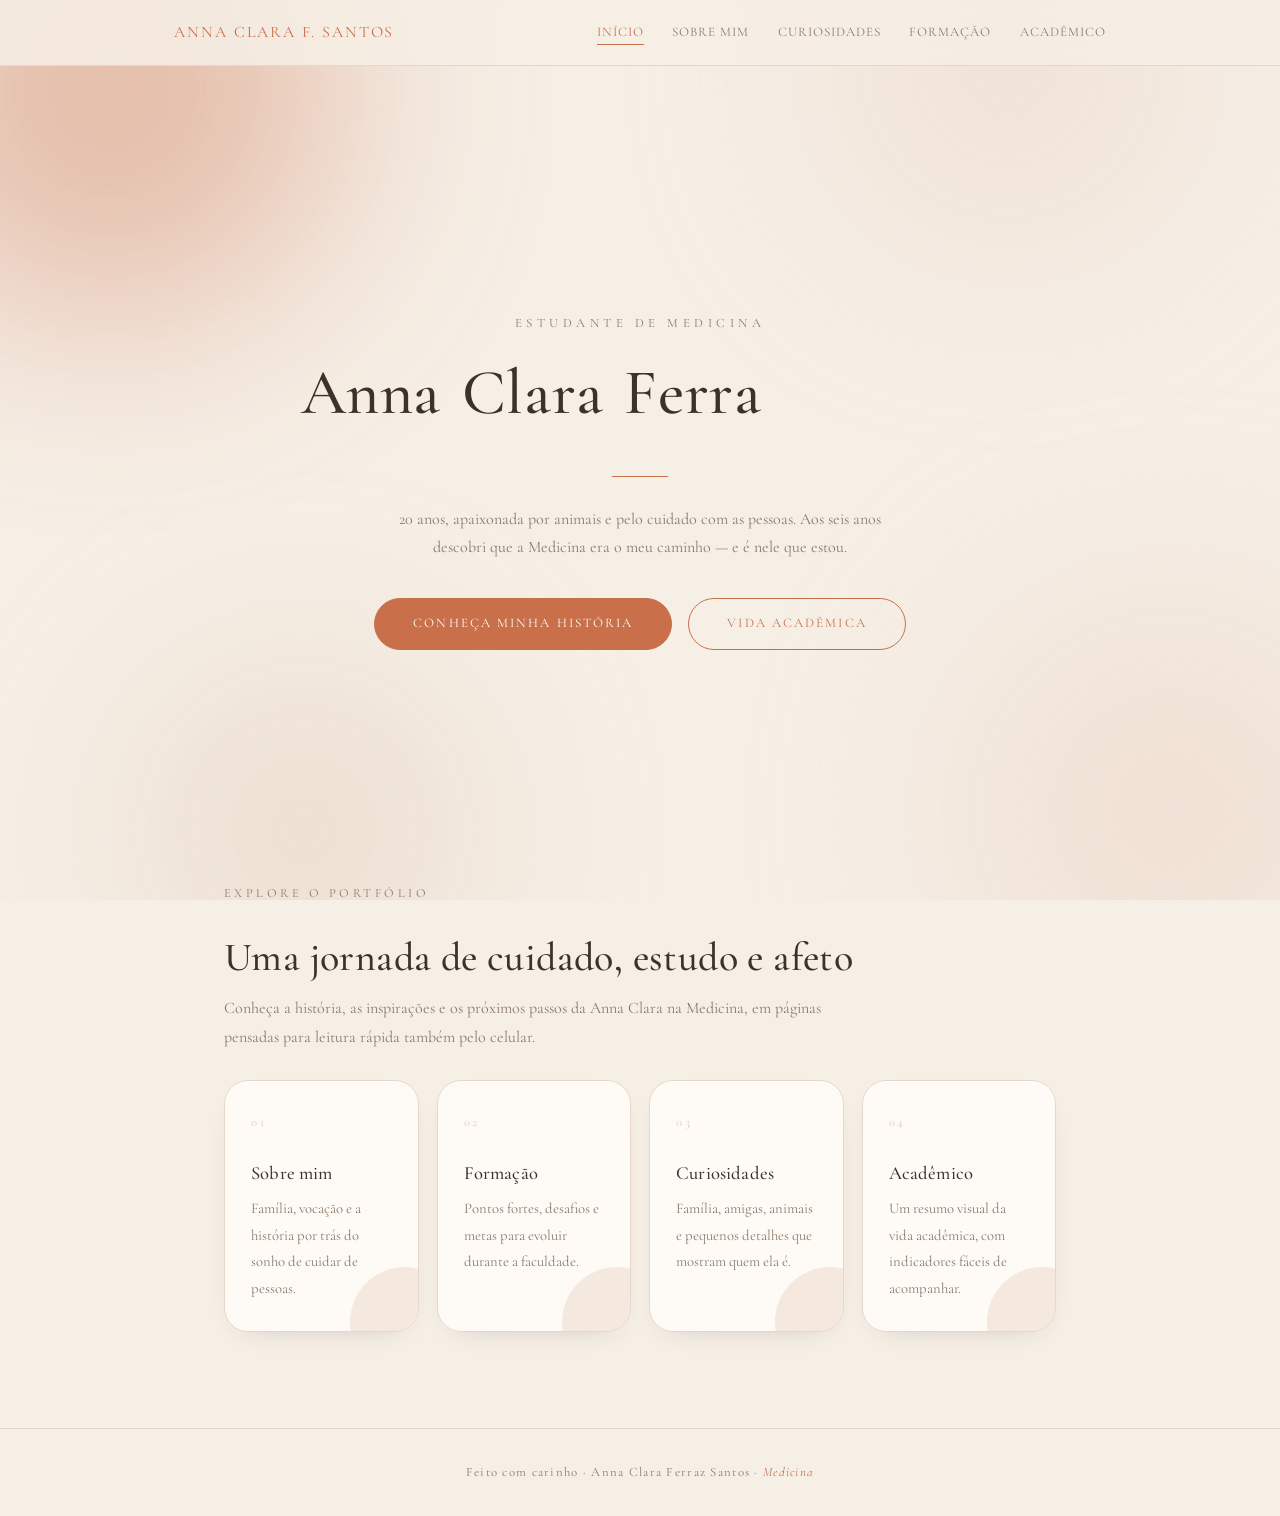
<file: index.html>
<!DOCTYPE html>
<html lang="pt-BR">
<head>
  <meta charset="UTF-8">
  <meta name="viewport" content="width=device-width, initial-scale=1.0">
  <title>Anna Clara Ferraz Santos</title>
  <link rel="preconnect" href="https://fonts.googleapis.com">
  <link rel="preconnect" href="https://fonts.gstatic.com" crossorigin>
  <link href="https://fonts.googleapis.com/css2?family=Cormorant+Garamond:wght@400;500;600&family=Lora:wght@400;500&display=swap" rel="stylesheet">
  <link rel="stylesheet" href="style.css">
</head>
<body>

  <header>
    <nav>
      <a href="index.html" class="logo">Anna Clara F. Santos</a>
      <button class="menu-toggle" aria-label="Abrir menu">☰</button>
      <ul class="nav-links">
        <li><a href="index.html" class="active">Início</a></li>
        <li><a href="sobre.html">Sobre mim</a></li>
        <li><a href="curiosidades.html">Curiosidades</a></li>
        <li><a href="formacao.html">Formação</a></li>
        <li><a href="academico.html">Acadêmico</a></li>
      </ul>
    </nav>
  </header>

  <main>
    <section class="hero">
      <p class="tag reveal">Estudante de Medicina</p>
      <h1 class="hero-name" data-text="Anna Clara Ferraz Santos"></h1>
      <div class="divider reveal"></div>
      <p class="reveal delay-1">
        20 anos, apaixonada por animais e pelo cuidado com as pessoas.
        Aos seis anos descobri que a Medicina era o meu caminho — e é nele que estou.
      </p>
      <div class="hero-btns reveal delay-2">
        <a href="sobre.html" class="btn btn-solid">Conheça minha história</a>
        <a href="academico.html" class="btn">Vida acadêmica</a>
      </div>
    </section>

    <section class="home-preview container reveal delay-3" aria-label="Destaques do portfólio">
      <p class="section-kicker">Explore o portfólio</p>
      <h2>Uma jornada de cuidado, estudo e afeto</h2>
      <p>
        Conheça a história, as inspirações e os próximos passos da Anna Clara na Medicina,
        em páginas pensadas para leitura rápida também pelo celular.
      </p>

      <div class="feature-grid">
        <a class="feature-card" href="sobre.html">
          <span class="num">01</span>
          <h3>Sobre mim</h3>
          <p>Família, vocação e a história por trás do sonho de cuidar de pessoas.</p>
        </a>
        <a class="feature-card" href="formacao.html">
          <span class="num">02</span>
          <h3>Formação</h3>
          <p>Pontos fortes, desafios e metas para evoluir durante a faculdade.</p>
        </a>
        <a class="feature-card" href="curiosidades.html">
          <span class="num">03</span>
          <h3>Curiosidades</h3>
          <p>Família, amigas, animais e pequenos detalhes que mostram quem ela é.</p>
        </a>
        <a class="feature-card" href="academico.html">
          <span class="num">04</span>
          <h3>Acadêmico</h3>
          <p>Um resumo visual da vida acadêmica, com indicadores fáceis de acompanhar.</p>
        </a>
      </div>
    </section>
  </main>

  <footer>
    <p>Feito com carinho · Anna Clara Ferraz Santos · <em>Medicina</em></p>
  </footer>

  <script src="script.js"></script>
</body>
</html>
</file>
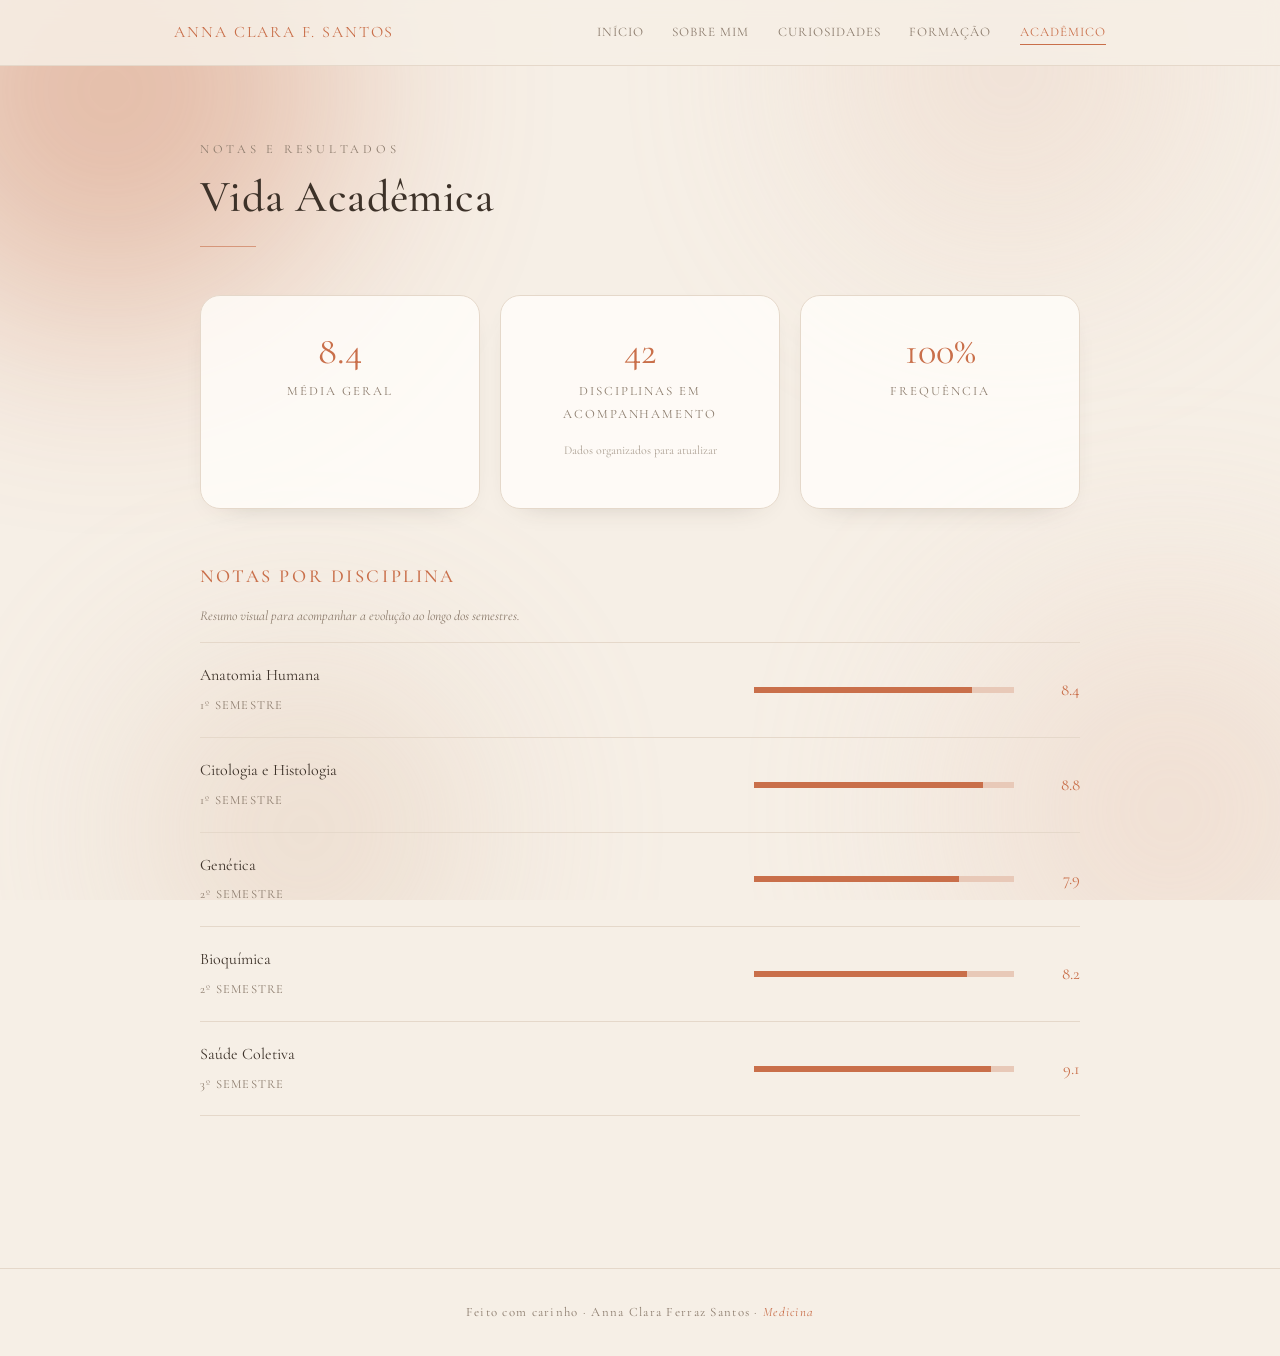
<file: academico.html>
<!DOCTYPE html>
<html lang="pt-BR">
<head>
  <meta charset="UTF-8">
  <meta name="viewport" content="width=device-width, initial-scale=1.0">
  <title>Acadêmico · Anna Clara Ferraz Santos</title>
  <link rel="preconnect" href="https://fonts.googleapis.com">
  <link rel="preconnect" href="https://fonts.gstatic.com" crossorigin>
  <link href="https://fonts.googleapis.com/css2?family=Cormorant+Garamond:wght@400;500;600&family=Lora:wght@400;500&display=swap" rel="stylesheet">
  <link rel="stylesheet" href="style.css">
</head>
<body>

  <header>
    <nav>
      <a href="index.html" class="logo">Anna Clara F. Santos</a>
      <button class="menu-toggle" aria-label="Abrir menu">☰</button>
      <ul class="nav-links">
        <li><a href="index.html">Início</a></li>
        <li><a href="sobre.html">Sobre mim</a></li>
        <li><a href="curiosidades.html">Curiosidades</a></li>
        <li><a href="formacao.html">Formação</a></li>
        <li><a href="academico.html" class="active">Acadêmico</a></li>
      </ul>
    </nav>
  </header>

  <main class="page container">
    <div class="page-header reveal">
      <p class="tag">Notas e resultados</p>
      <h1>Vida Acadêmica</h1>
      <div class="divider left"></div>
    </div>

    <!-- Resumo em números -->
    <section class="block stats-row">
      <div class="stat card reveal">
        <span class="stat-value" data-count="8.4" data-decimals="1">0.0</span>
        <p>Média geral</p>
      </div>
      <div class="stat card reveal delay-1">
        <span class="stat-value" data-count="42" data-suffix="">0</span>
        <p>Disciplinas em acompanhamento</p>
        <p class="obs">Dados organizados para atualizar</p>
      </div>
      <div class="stat card reveal delay-2">
        <span class="stat-value" data-count="100" data-suffix="%">0%</span>
        <p>Frequência</p>
      </div>
    </section>

    <!-- Notas por disciplina -->
    <section class="block reveal">
      <h2>Notas por disciplina</h2>
      <p class="hint">Resumo visual para acompanhar a evolução ao longo dos semestres.</p>
      <div class="grade-list">
        <div class="grade-item">
          <div class="grade-info">
            <strong>Anatomia Humana</strong>
            <span>1º semestre</span>
          </div>
          <div class="grade-bar"><span style="--w: 84%"></span></div>
          <span class="grade-note">8.4</span>
        </div>
        <div class="grade-item">
          <div class="grade-info">
            <strong>Citologia e Histologia</strong>
            <span>1º semestre</span>
          </div>
          <div class="grade-bar"><span style="--w: 88%"></span></div>
          <span class="grade-note">8.8</span>
        </div>
        <div class="grade-item">
          <div class="grade-info">
            <strong>Genética</strong>
            <span>2º semestre</span>
          </div>
          <div class="grade-bar"><span style="--w: 79%"></span></div>
          <span class="grade-note">7.9</span>
        </div>
        <div class="grade-item">
          <div class="grade-info">
            <strong>Bioquímica</strong>
            <span>2º semestre</span>
          </div>
          <div class="grade-bar"><span style="--w: 82%"></span>
          </div><span class="grade-note">8.2</span>
        </div>
        <div class="grade-item">
          <div class="grade-info">
            <strong>Saúde Coletiva</strong>
            <span>3º semestre</span>
          </div>
          <div class="grade-bar"><span style="--w: 91%"></span></div>
          <span class="grade-note">9.1</span>
        </div>
      </div>
    </section>

  </main>

  <footer>
    <p>Feito com carinho · Anna Clara Ferraz Santos · <em>Medicina</em></p>
  </footer>

  <script src="script.js"></script>
</body>
</html>
</file>
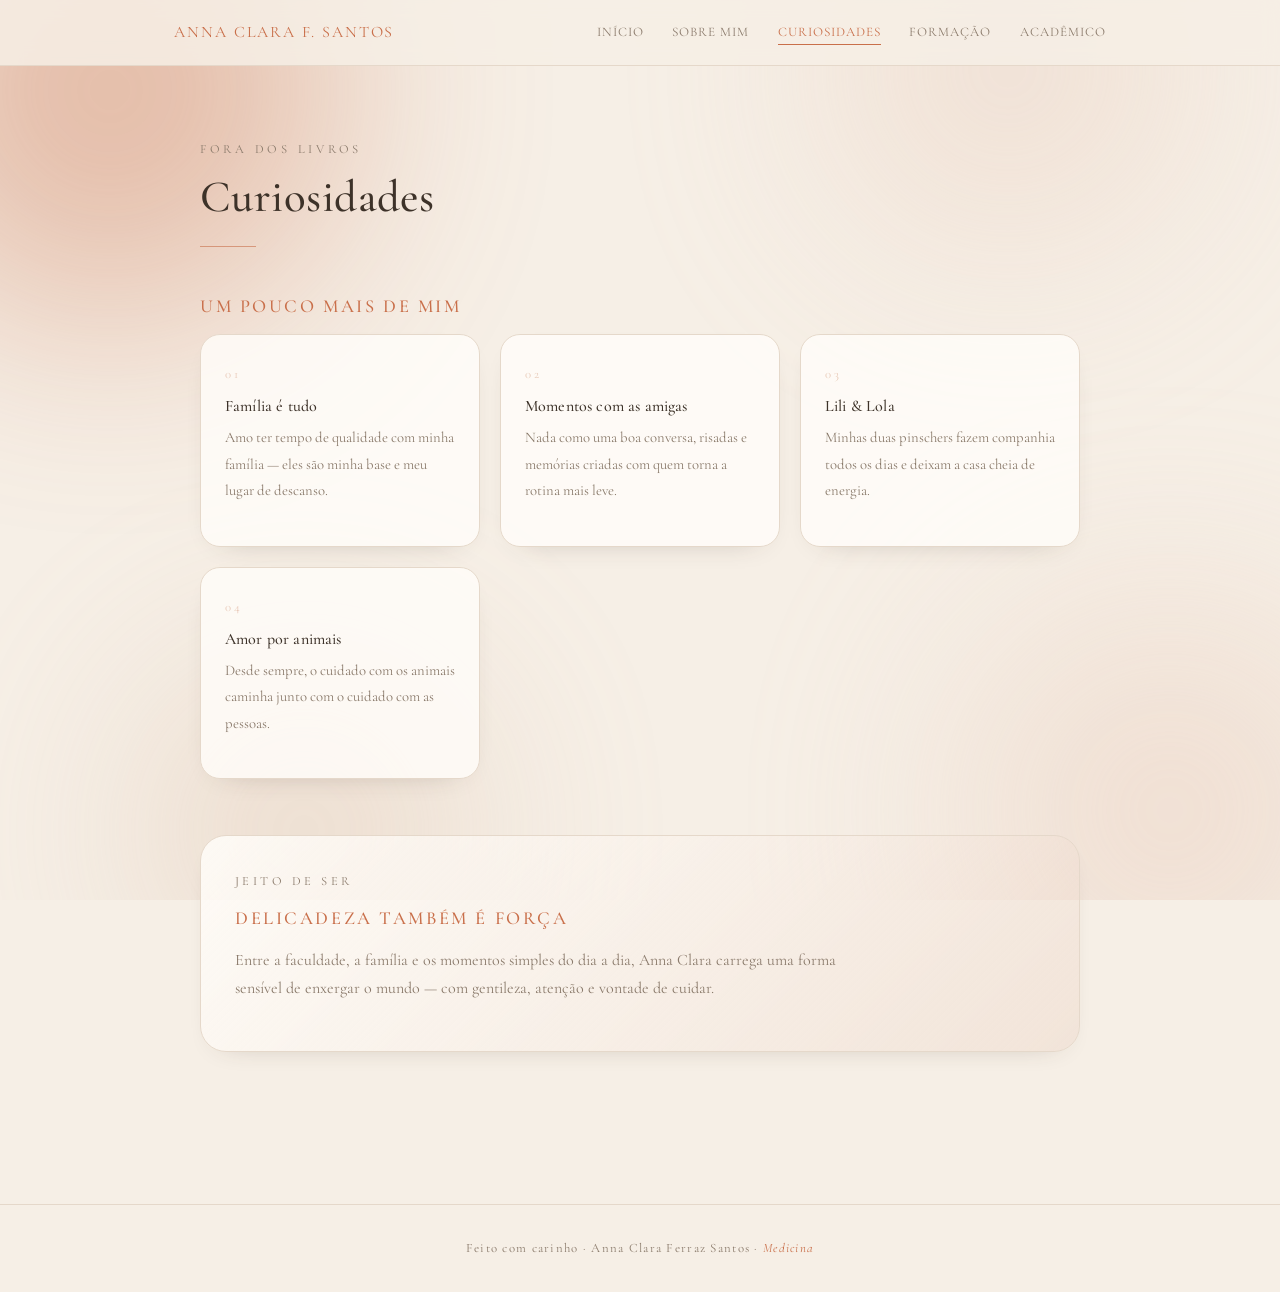
<file: curiosidades.html>
<!DOCTYPE html>
<html lang="pt-BR">
<head>
  <meta charset="UTF-8">
  <meta name="viewport" content="width=device-width, initial-scale=1.0">
  <title>Curiosidades · Anna Clara Ferraz Santos</title>
  <link rel="preconnect" href="https://fonts.googleapis.com">
  <link rel="preconnect" href="https://fonts.gstatic.com" crossorigin>
  <link href="https://fonts.googleapis.com/css2?family=Cormorant+Garamond:wght@400;500;600&family=Lora:wght@400;500&display=swap" rel="stylesheet">
  <link rel="stylesheet" href="style.css">
</head>
<body>

  <header>
    <nav>
      <a href="index.html" class="logo">Anna Clara F. Santos</a>
      <button class="menu-toggle" aria-label="Abrir menu">☰</button>
      <ul class="nav-links">
        <li><a href="index.html">Início</a></li>
        <li><a href="sobre.html">Sobre mim</a></li>
        <li><a href="curiosidades.html" class="active">Curiosidades</a></li>
        <li><a href="formacao.html">Formação</a></li>
        <li><a href="academico.html">Acadêmico</a></li>
      </ul>
    </nav>
  </header>

  <main class="page container">
    <div class="page-header reveal">
      <p class="tag">Fora dos livros</p>
      <h1>Curiosidades</h1>
      <div class="divider left"></div>
    </div>

    <section class="block reveal">
      <h2>Um pouco mais de mim</h2>
      <div class="cards story-cards">
        <article class="card">
          <span class="num">01</span>
          <h3>Família é tudo</h3>
          <p>Amo ter tempo de qualidade com minha família — eles são minha base e meu lugar de descanso.</p>
        </article>
        <article class="card">
          <span class="num">02</span>
          <h3>Momentos com as amigas</h3>
          <p>Nada como uma boa conversa, risadas e memórias criadas com quem torna a rotina mais leve.</p>
        </article>
        <article class="card">
          <span class="num">03</span>
          <h3>Lili &amp; Lola</h3>
          <p>Minhas duas pinschers fazem companhia todos os dias e deixam a casa cheia de energia.</p>
        </article>
        <article class="card">
          <span class="num">04</span>
          <h3>Amor por animais</h3>
          <p>Desde sempre, o cuidado com os animais caminha junto com o cuidado com as pessoas.</p>
        </article>
      </div>
    </section>

    <section class="block highlight-box reveal delay-1">
      <p class="section-kicker">Jeito de ser</p>
      <h2>Delicadeza também é força</h2>
      <p>
        Entre a faculdade, a família e os momentos simples do dia a dia, Anna Clara carrega
        uma forma sensível de enxergar o mundo — com gentileza, atenção e vontade de cuidar.
      </p>
    </section>

  </main>

  <footer>
    <p>Feito com carinho · Anna Clara Ferraz Santos · <em>Medicina</em></p>
  </footer>

  <script src="script.js"></script>
</body>
</html>
</file>
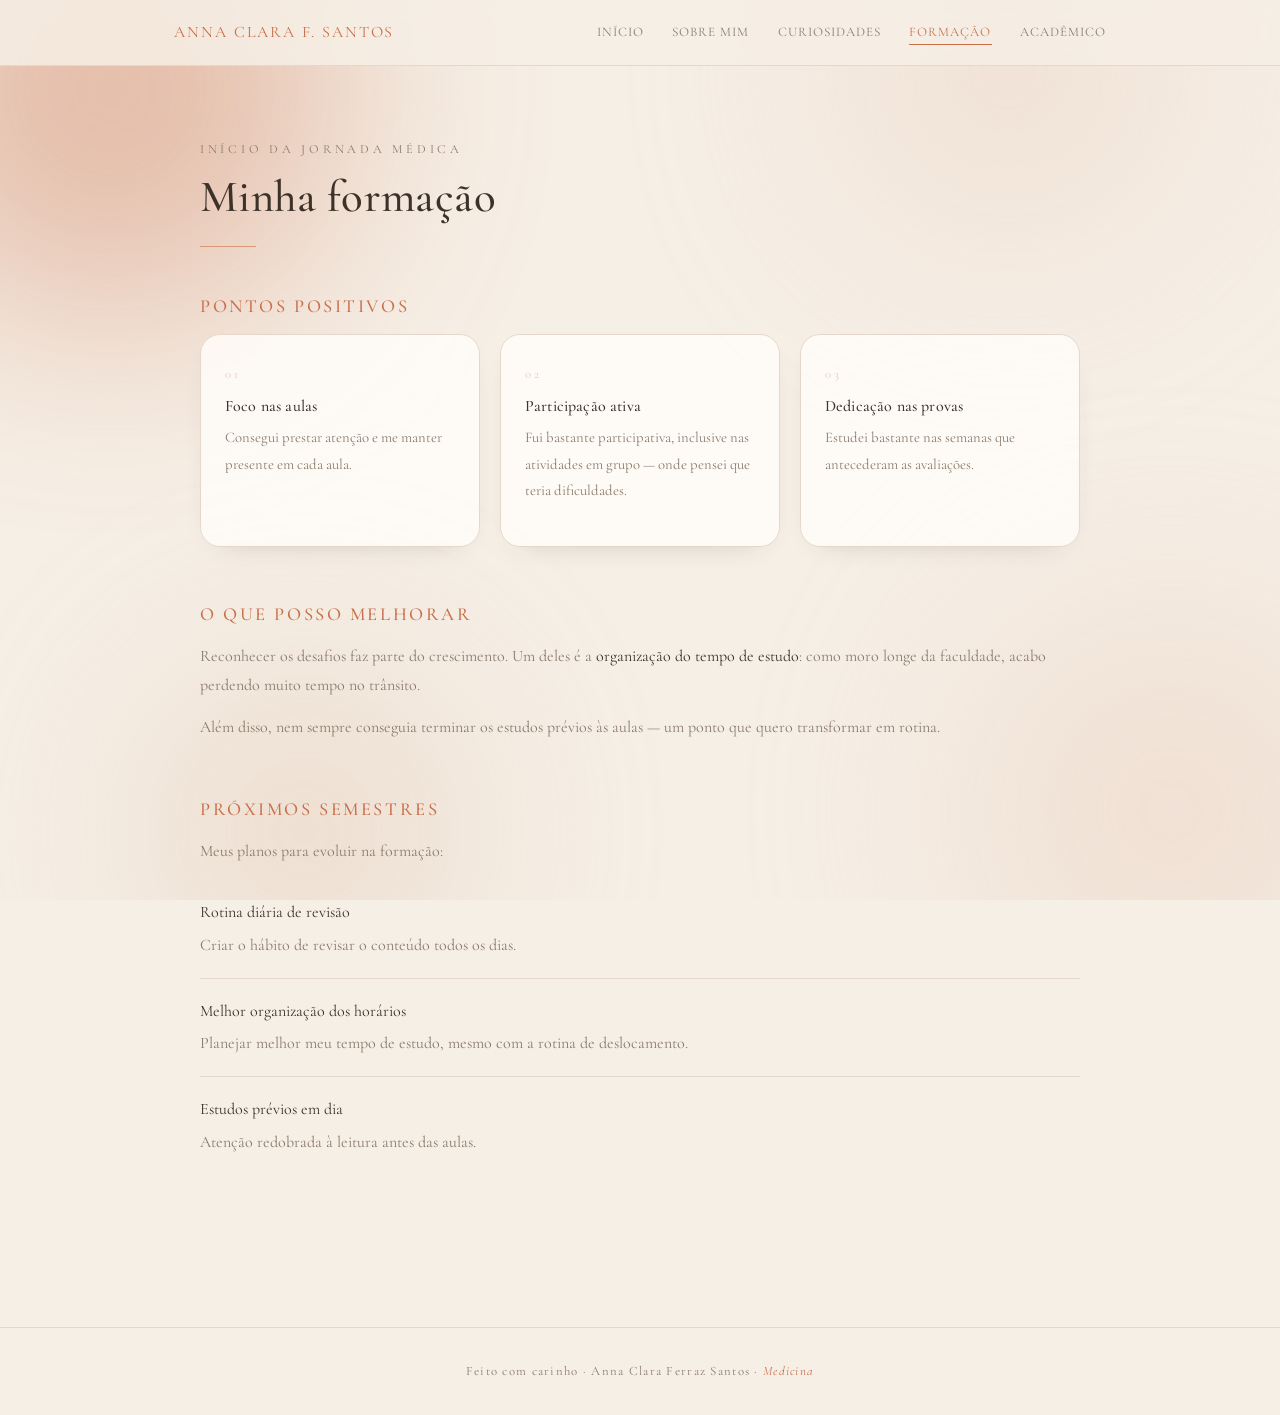
<file: formacao.html>
<!DOCTYPE html>
<html lang="pt-BR">
<head>
  <meta charset="UTF-8">
  <meta name="viewport" content="width=device-width, initial-scale=1.0">
  <title>Formação · Anna Clara Ferraz Santos</title>
  <link rel="preconnect" href="https://fonts.googleapis.com">
  <link rel="preconnect" href="https://fonts.gstatic.com" crossorigin>
  <link href="https://fonts.googleapis.com/css2?family=Cormorant+Garamond:wght@400;500;600&family=Lora:wght@400;500&display=swap" rel="stylesheet">
  <link rel="stylesheet" href="style.css">
</head>
<body>

  <header>
    <nav>
      <a href="index.html" class="logo">Anna Clara F. Santos</a>
      <button class="menu-toggle" aria-label="Abrir menu">☰</button>
      <ul class="nav-links">
        <li><a href="index.html">Início</a></li>
        <li><a href="sobre.html">Sobre mim</a></li>
        <li><a href="curiosidades.html">Curiosidades</a></li>
        <li><a href="formacao.html" class="active">Formação</a></li>
        <li><a href="academico.html">Acadêmico</a></li>
      </ul>
    </nav>
  </header>

  <main class="page container">
    <div class="page-header reveal">
      <p class="tag">Início da jornada médica</p>
      <h1>Minha formação</h1>
      <div class="divider left"></div>
    </div>

    <section class="block reveal">
      <h2>Pontos positivos</h2>
      <div class="cards">
        <div class="card">
          <span class="num">01</span>
          <h3>Foco nas aulas</h3>
          <p>Consegui prestar atenção e me manter presente em cada aula.</p>
        </div>
        <div class="card">
          <span class="num">02</span>
          <h3>Participação ativa</h3>
          <p>Fui bastante participativa, inclusive nas atividades em grupo —
             onde pensei que teria dificuldades.</p>
        </div>
        <div class="card">
          <span class="num">03</span>
          <h3>Dedicação nas provas</h3>
          <p>Estudei bastante nas semanas que antecederam as avaliações.</p>
        </div>
      </div>
    </section>

    <section class="block reveal delay-1">
      <h2>O que posso melhorar</h2>
      <p>
        Reconhecer os desafios faz parte do crescimento. Um deles é a
        <strong>organização do tempo de estudo</strong>: como moro longe da faculdade,
        acabo perdendo muito tempo no trânsito.
      </p>
      <p>
        Além disso, nem sempre conseguia terminar os estudos prévios às aulas —
        um ponto que quero transformar em rotina.
      </p>
    </section>

    <section class="block reveal delay-2">
      <h2>Próximos semestres</h2>
      <p>Meus planos para evoluir na formação:</p>
      <ul class="facts">
        <li>
          <strong>Rotina diária de revisão</strong>
          Criar o hábito de revisar o conteúdo todos os dias.
        </li>
        <li>
          <strong>Melhor organização dos horários</strong>
          Planejar melhor meu tempo de estudo, mesmo com a rotina de deslocamento.
        </li>
        <li>
          <strong>Estudos prévios em dia</strong>
          Atenção redobrada à leitura antes das aulas.
        </li>
      </ul>
    </section>

  </main>

  <footer>
    <p>Feito com carinho · Anna Clara Ferraz Santos · <em>Medicina</em></p>
  </footer>

  <script src="script.js"></script>
</body>
</html>
</file>
<file: style.css>
/* ===== Reset & Base ===== */
* {
  margin: 0;
  padding: 0;
  box-sizing: border-box;
}

:root {
  --bg: #f6efe6;
  --surface: #fffdf9;
  --text: #3d3229;
  --text-light: #8a7a6b;
  --accent: #c96f4a;
  --accent-soft: #e8c9b8;
  --line: #e5d8ca;
  --shadow: 0 18px 45px -30px rgba(61, 50, 41, 0.55);
  --shadow-soft: 0 10px 30px -24px rgba(61, 50, 41, 0.45);
}

html {
  scroll-behavior: smooth;
}

body {
  font-family: "Cormorant Garamond", "Lora", "Georgia", "Times New Roman", serif;
  background: var(--bg);
  color: var(--text);
  line-height: 1.8;
  -webkit-font-smoothing: antialiased;
  -moz-osx-font-smoothing: grayscale;
}

h1, h2, h3 {
  font-family: "Cormorant Garamond", "Georgia", serif;
  font-weight: 500;
  letter-spacing: 0.01em;
  line-height: 1.25;
}

a {
  color: inherit;
  text-decoration: none;
}

:focus-visible {
  outline: 2px solid var(--accent);
  outline-offset: 4px;
}

.container {
  max-width: 880px;
  margin: 0 auto;
  padding: 0 24px;
}

/* ===== Header / Nav ===== */
header {
  position: sticky;
  top: 0;
  background: rgba(246, 239, 230, 0.85);
  backdrop-filter: blur(10px);
  border-bottom: 1px solid var(--line);
  z-index: 10;
}

nav {
  display: flex;
  align-items: center;
  justify-content: space-between;
  gap: 22px;
  padding: 18px 24px;
  max-width: 980px;
  margin: 0 auto;
}

.logo {
  font-size: 1rem;
  color: var(--accent);
  letter-spacing: 0.12em;
  text-transform: uppercase;
}

nav ul {
  display: flex;
  gap: clamp(14px, 2.6vw, 28px);
  list-style: none;
  font-size: 0.82rem;
  letter-spacing: 0.08em;
  text-transform: uppercase;
}

nav ul a {
  color: var(--text-light);
  padding-bottom: 4px;
  border-bottom: 1px solid transparent;
  transition: color 0.25s, border-color 0.25s;
}

nav ul a:hover,
nav ul a.active {
  color: var(--accent);
  border-color: var(--accent);
}

/* Botão hambúrguer (só aparece no mobile) */
.menu-toggle {
  display: none;
  width: 44px;
  height: 44px;
  align-items: center;
  justify-content: center;
  background: rgba(255, 253, 249, 0.7);
  border: 1px solid var(--line);
  border-radius: 999px;
  font-size: 1.5rem;
  color: var(--accent);
  cursor: pointer;
  box-shadow: var(--shadow-soft);
}

/* ===== Hero (home) ===== */
.hero {
  min-height: calc(100vh - 70px);
  display: flex;
  flex-direction: column;
  justify-content: center;
  text-align: center;
  padding: 48px 24px;
}

/* Fundo decorativo global: manchas de cor nos cantos, fixo na rolagem */
.page-bg {
  position: fixed;
  inset: 0;
  z-index: -1;
  pointer-events: none;
  overflow: hidden;
}

.blob {
  position: absolute;
  border-radius: 50%;
  filter: blur(110px);
  opacity: 0.4;
}

.blob-1 {
  width: 460px;
  height: 460px;
  background: var(--accent);
  top: -140px;
  left: -120px;
  animation: drift-1 24s ease-in-out infinite alternate;
}

.blob-2 {
  width: 420px;
  height: 420px;
  background: var(--accent-soft);
  bottom: -120px;
  right: -100px;
  animation: drift-2 28s ease-in-out infinite alternate;
}

.blob-3 {
  width: 300px;
  height: 300px;
  background: #d9b8a0;
  bottom: -80px;
  left: 12%;
  animation: drift-3 32s ease-in-out infinite alternate;
}

.blob-4 {
  width: 340px;
  height: 340px;
  background: var(--accent-soft);
  top: -100px;
  right: 8%;
  animation: drift-2 36s ease-in-out infinite alternate-reverse;
}

@keyframes drift-1 {
  from { transform: translate(0, 0) scale(1); }
  to   { transform: translate(140px, 90px) scale(1.15); }
}

@keyframes drift-2 {
  from { transform: translate(0, 0) scale(1.1); }
  to   { transform: translate(-110px, -70px) scale(0.95); }
}

@keyframes drift-3 {
  from { transform: translate(0, 0) scale(0.9); }
  to   { transform: translate(-130px, 60px) scale(1.2); }
}

/* Nome surge letra por letra, saindo do blur */
.hero-name .char {
  display: inline-block;
  opacity: 0;
  filter: blur(12px);
  transform: translateY(20px);
  transition: opacity 0.6s ease, filter 0.7s ease, transform 0.7s cubic-bezier(0.22, 1, 0.36, 1);
}

.hero-name .char.on {
  opacity: 1;
  filter: blur(0);
  transform: none;
}

/* Espaços entre palavras precisam de largura */
.hero-name .char.space {
  width: 0.32em;
}

.hero .tag {
  font-size: 0.8rem;
  letter-spacing: 0.35em;
  text-transform: uppercase;
  color: var(--text-light);
  margin-bottom: 20px;
}

.hero h1 {
  font-size: clamp(2.4rem, 6vw, 4rem);
  line-height: 1.2;
  margin-bottom: 16px;
}

.hero h1 em {
  color: var(--accent);
  font-style: italic;
}

.hero p {
  max-width: 520px;
  margin: 0 auto 36px;
  color: var(--text-light);
}

/* Botões lado a lado no hero */
.hero-btns {
  display: flex;
  gap: 16px;
  justify-content: center;
  flex-wrap: wrap;
}

/* Divisor alinhado à esquerda (seções internas) */
.divider.left {
  margin-left: 0;
}

.divider {
  width: 56px;
  height: 1px;
  background: var(--accent);
  margin: 28px auto;
  opacity: 0.6;
}

/* ===== Home preview ===== */
.home-preview {
  padding: 20px 24px 96px;
  margin-top: -34px;
}

.section-kicker {
  font-size: 0.78rem;
  letter-spacing: 0.28em;
  text-transform: uppercase;
  color: var(--accent);
  margin-bottom: 12px;
}

.home-preview > h2,
.highlight-box h2 {
  font-size: clamp(1.8rem, 4vw, 2.5rem);
  line-height: 1.25;
  margin-bottom: 12px;
}

.home-preview > p,
.highlight-box > p {
  max-width: 640px;
  color: var(--text-light);
  margin-bottom: 28px;
}

.feature-grid {
  display: grid;
  grid-template-columns: repeat(4, 1fr);
  gap: 18px;
}

.feature-card {
  position: relative;
  min-height: 220px;
  padding: 30px 26px;
  background: rgba(255, 253, 249, 0.84);
  border: 1px solid var(--line);
  border-radius: 24px;
  box-shadow: var(--shadow-soft);
  overflow: hidden;
  transition: transform 0.28s ease, box-shadow 0.28s ease, border-color 0.28s ease;
}

.feature-card::after {
  content: "";
  position: absolute;
  width: 110px;
  height: 110px;
  right: -42px;
  bottom: -46px;
  border-radius: 50%;
  background: var(--accent-soft);
  opacity: 0.38;
  transition: transform 0.28s ease, opacity 0.28s ease;
}

.feature-card:hover {
  transform: translateY(-6px);
  border-color: var(--accent-soft);
  box-shadow: var(--shadow);
}

.feature-card:hover::after {
  opacity: 0.56;
  transform: scale(1.18);
}

.feature-card h3 {
  font-size: 1.16rem;
  margin: 28px 0 10px;
  color: var(--text);
}

.feature-card p {
  color: var(--text-light);
  font-size: 0.92rem;
}

/* ===== Botões ===== */
.btn {
  display: inline-block;
  padding: 13px 38px;
  font-size: 0.82rem;
  letter-spacing: 0.16em;
  text-transform: uppercase;
  border: 1px solid var(--accent);
  color: var(--accent);
  border-radius: 999px;
  transition: background 0.3s, color 0.3s, transform 0.25s ease, box-shadow 0.25s ease;
}

.btn:hover {
  transform: translateY(-2px);
  box-shadow: var(--shadow-soft);
}

.btn:hover {
  background: var(--accent);
  color: var(--bg);
}

.btn-solid {
  background: var(--accent);
  color: #fff;
}

.btn-solid:hover {
  background: #b25c39;
  border-color: #b25c39;
  color: #fff;
}

/* ===== Seções internas ===== */
.page {
  padding: 72px 0 96px;
}

.page-header {
  margin-bottom: 48px;
}

.page-header .tag {
  font-size: 0.78rem;
  letter-spacing: 0.3em;
  text-transform: uppercase;
  color: var(--text-light);
}

.page-header h1 {
  font-size: clamp(2rem, 5vw, 2.8rem);
  margin-top: 10px;
}

.page-header .divider {
  margin: 20px 0 0;
}

section.block {
  margin-bottom: 56px;
}

section.block h2 {
  font-size: 1.15rem;
  letter-spacing: 0.14em;
  text-transform: uppercase;
  color: var(--accent);
  margin-bottom: 16px;
}

section.block p {
  color: var(--text-light);
  margin-bottom: 14px;
}

section.block strong {
  color: var(--text);
  font-weight: normal;
}

/* ===== Layout Editorial - Sobre mim ===== */
.editorial-layout {
  display: grid;
  grid-template-columns: 1fr 420px;
  gap: 60px;
  align-items: start;
}

.editorial-texto {
  padding-right: 20px;
}

.editorial-texto h2 {
  font-size: 1.15rem;
  letter-spacing: 0.14em;
  text-transform: uppercase;
  color: var(--accent);
  margin-bottom: 28px;
  position: sticky;
  top: 100px;
}

.texto-bloco {
  margin-bottom: 36px;
  padding-left: 24px;
  border-left: 2px solid transparent;
  transition: border-color 0.4s ease, padding-left 0.4s ease;
  opacity: 0.6;
  transform: translateX(-8px);
  transition: opacity 0.4s ease, transform 0.4s ease, border-color 0.4s ease, padding-left 0.4s ease;
}

.texto-bloco.ativo {
  opacity: 1;
  transform: translateX(0);
  border-color: var(--accent);
  padding-left: 20px;
}

.texto-bloco p {
  color: var(--text-light);
  line-height: 1.8;
  font-size: 1rem;
}

.texto-bloco strong {
  color: var(--text);
  font-weight: 500;
  transition: color 0.3s ease;
}

.texto-bloco.ativo strong {
  color: var(--accent);
}

/* Coluna da imagem - sticky */
.editorial-imagem {
  position: sticky;
  top: 100px;
  height: fit-content;
}

.imagem-principal {
  position: relative;
  aspect-ratio: 4 / 5;
  border-radius: 18px;
  overflow: hidden;
  background: var(--surface);
  border: 1px solid var(--line);
  box-shadow:
    0 30px 60px -40px rgba(61, 50, 41, 0.7),
    0 10px 40px -30px rgba(201, 111, 74, 0.25);
  cursor: zoom-in;
}

.imagem-principal:focus-visible {
  outline: 2px solid var(--accent);
  outline-offset: 4px;
}

.imagem-principal img {
  position: absolute;
  inset: 0;
  width: 100%;
  height: 100%;
  object-fit: cover;
  opacity: 0;
  transform: scale(1.05);
  transition:
    opacity 0.7s cubic-bezier(0.22, 1, 0.36, 1),
    transform 0.9s cubic-bezier(0.22, 1, 0.36, 1),
    filter 0.5s ease;
  filter: grayscale(15%) contrast(0.98);
}

.imagem-principal img.imagem-ativa {
  opacity: 1;
  transform: scale(1);
  filter: grayscale(0) contrast(1);
  z-index: 1;
}

/* Hover sutil na imagem principal */
.imagem-principal:hover img.imagem-ativa {
  transform: scale(1.02);
  filter: grayscale(0) contrast(1.02) brightness(1.02);
}

/* Legenda da imagem */
.imagem-legenda {
  position: absolute;
  bottom: 0;
  left: 0;
  right: 0;
  padding: 32px 24px 24px;
  background: linear-gradient(180deg, transparent, rgba(61, 50, 41, 0.85));
  color: #fff;
  opacity: 0;
  transform: translateY(12px);
  transition: opacity 0.4s ease, transform 0.4s ease;
}

.imagem-principal:hover .imagem-legenda {
  opacity: 1;
  transform: translateY(0);
}

.legenda-texto {
  display: block;
  font-family: "Georgia", serif;
  font-size: 1rem;
  letter-spacing: 0.01em;
  margin-bottom: 6px;
  font-weight: 400;
  opacity: 1;
  transform: translateY(0);
  transition: opacity 0.2s ease, transform 0.2s ease;
}

.legenda-dica {
  display: block;
  font-size: 0.65rem;
  letter-spacing: 0.15em;
  text-transform: uppercase;
  opacity: 0.7;
  font-family: system-ui, sans-serif;
}

/* Barra de progresso sutil */
.imagem-progresso {
  margin-top: 16px;
  height: 2px;
  background: var(--line);
  border-radius: 1px;
  overflow: hidden;
}

.progresso-barra {
  display: block;
  height: 100%;
  background: var(--accent);
  width: var(--progress);
  transition: width 0.7s cubic-bezier(0.22, 1, 0.36, 1);
  border-radius: 1px;
  transform-origin: left;
}

/* Responsivo editorial */
@media (max-width: 1024px) {
  .editorial-layout {
    grid-template-columns: 1fr;
    gap: 40px;
  }

  .editorial-texto {
    padding-right: 0;
    max-width: 100%;
  }

  .editorial-texto h2 {
    position: static;
    margin-bottom: 20px;
  }

  .editorial-imagem {
    position: static;
    max-width: 480px;
    margin: 0 auto;
  }

  .imagem-principal {
    aspect-ratio: 3 / 4;
  }
}

@media (max-width: 600px) {
  .editorial-layout {
    gap: 28px;
  }

  .editorial-imagem {
    max-width: 100%;
    width: 100%;
  }

  .imagem-principal {
    aspect-ratio: 4 / 5;
    border-radius: 12px;
  }

  .texto-bloco {
    padding-left: 14px;
    margin-bottom: 24px;
    opacity: 1;
    transform: none;
  }

  .texto-bloco.ativo {
    padding-left: 12px;
  }

  .imagem-legenda {
    opacity: 1;
    transform: none;
  }
}

@media (max-width: 420px) {
  .container {
    padding: 0 18px;
  }

  nav {
    padding: 14px 18px;
  }

  .logo {
    font-size: 0.9rem;
    letter-spacing: 0.12em;
  }

  .hero h1 {
    font-size: 2.35rem;
  }

  .hero .tag,
  .page-header .tag,
  .section-kicker {
    letter-spacing: 0.2em;
  }

  .card,
  .feature-card {
    padding: 24px 20px;
    border-radius: 18px;
  }
}

/* ===== Álbum - Sobre mim ===== */
.album-section {
  margin-top: 10px;
}

.album-header {
  max-width: 620px;
  margin-bottom: 28px;
}

.album-header h2 {
  font-size: clamp(1.8rem, 4vw, 2.45rem);
  line-height: 1.25;
  margin-bottom: 10px;
  color: var(--text);
  text-transform: none;
  letter-spacing: 0.02em;
}

.album-header p:last-child {
  color: var(--text-light);
}

.photo-album {
  display: grid;
  grid-template-columns: repeat(4, 1fr);
  grid-auto-rows: 180px;
  gap: 16px;
}

.album-photo {
  position: relative;
  min-height: 180px;
  border-radius: 24px;
  overflow: hidden;
  background: var(--surface);
  border: 1px solid var(--line);
  box-shadow: var(--shadow-soft);
}

.album-photo-large {
  grid-column: span 2;
  grid-row: span 2;
}

.album-photo-wide {
  grid-column: span 2;
}

.album-photo img {
  width: 100%;
  height: 100%;
  display: block;
  object-fit: cover;
  filter: saturate(0.95) contrast(0.98);
  transform: scale(1.01);
  transition: transform 0.35s ease, filter 0.35s ease;
}

.album-photo:hover img {
  transform: scale(1.05);
  filter: saturate(1.04) contrast(1.02);
}

.album-photo figcaption {
  position: absolute;
  left: 0;
  right: 0;
  bottom: 0;
  padding: 34px 18px 16px;
  color: #fff;
  font-size: 0.9rem;
  background: linear-gradient(180deg, transparent, rgba(61, 50, 41, 0.78));
}

/* ===== Lightbox ===== */
.lightbox {
  position: fixed;
  inset: 0;
  z-index: 1000;
  background: rgba(61, 50, 41, 0.95);
  backdrop-filter: blur(8px);
  display: flex;
  align-items: center;
  justify-content: center;
  padding: 24px;
  opacity: 0;
  visibility: hidden;
  transition: opacity 0.4s cubic-bezier(0.22, 1, 0.36, 1),
              visibility 0.4s;
}

.lightbox:not([hidden]) {
  opacity: 1;
  visibility: visible;
}

.lightbox[hidden] {
  display: none;
}

.lightbox-figura {
  max-width: 90vw;
  max-height: 85vh;
  transform: scale(0.92) translateY(20px);
  transition: transform 0.45s cubic-bezier(0.22, 1, 0.36, 1);
}

.lightbox:not([hidden]) .lightbox-figura {
  transform: scale(1) translateY(0);
}

.lightbox-figura img {
  max-width: 100%;
  max-height: 85vh;
  border-radius: 8px;
  box-shadow: 0 32px 64px -12px rgba(0, 0, 0, 0.4),
              0 0 0 1px rgba(255, 255, 255, 0.08);
}

.lightbox-legenda {
  text-align: center;
  color: #fff;
  margin-top: 16px;
  font-family: "Georgia", serif;
  font-size: 1rem;
  letter-spacing: 0.02em;
  opacity: 0;
  transform: translateY(10px);
  transition: opacity 0.3s ease 0.2s, transform 0.3s ease 0.2s;
}

.lightbox:not([hidden]) .lightbox-legenda {
  opacity: 1;
  transform: translateY(0);
}

.lightbox-contador {
  text-align: center;
  color: rgba(255, 255, 255, 0.5);
  font-size: 0.8rem;
  letter-spacing: 0.1em;
  text-transform: uppercase;
  margin-top: 8px;
  opacity: 0;
  transition: opacity 0.3s ease 0.3s;
}

.lightbox:not([hidden]) .lightbox-contador {
  opacity: 1;
}

/* Botões do lightbox */
.lightbox-fechar,
.lightbox-nav {
  position: absolute;
  background: rgba(255, 255, 255, 0.1);
  border: 1px solid rgba(255, 255, 255, 0.2);
  border-radius: 50%;
  width: 52px;
  height: 52px;
  display: flex;
  align-items: center;
  justify-content: center;
  color: #fff;
  cursor: pointer;
  transition: background 0.25s ease, border-color 0.25s ease, transform 0.2s ease;
  backdrop-filter: blur(4px);
}

.lightbox-fechar:hover,
.lightbox-nav:hover {
  background: rgba(255, 255, 255, 0.2);
  border-color: rgba(255, 255, 255, 0.4);
  transform: scale(1.08);
}

.lightbox-fechar:focus-visible,
.lightbox-nav:focus-visible {
  outline: 2px solid var(--accent);
  outline-offset: 3px;
}

.lightbox-fechar {
  top: 24px;
  right: 24px;
}

.lightbox-anterior {
  left: 24px;
  top: 50%;
  transform: translateY(-50%);
}

.lightbox-proxima {
  right: 24px;
  top: 50%;
  transform: translateY(-50%);
}

@media (max-width: 600px) {
  .lightbox-fechar {
    top: 12px;
    right: 12px;
    width: 44px;
    height: 44px;
  }

  .lightbox-anterior {
    left: 12px;
    width: 44px;
    height: 44px;
  }

  .lightbox-proxima {
    right: 12px;
    width: 44px;
    height: 44px;
  }
}

/* Animação de troca de imagem no lightbox */
.lightbox-figura.trocando img {
  opacity: 0;
  transform: scale(0.95);
  transition: opacity 0.2s ease, transform 0.2s ease;
}

.lightbox-figura.trocando.nova img {
  opacity: 1;
  transform: scale(1);
}

/* Respeita preferência de movimento reduzido */
@media (prefers-reduced-motion: reduce) {
  .galeria-item,
  .galeria-item img,
  .galeria-overlay,
  .galeria-legenda,
  .lightbox,
  .lightbox-figura,
  .lightbox-legenda,
  .lightbox-contador {
    animation: none !important;
    transition: none !important;
  }

  .galeria-item {
    opacity: 1;
    transform: none;
  }

  .lightbox-figura {
    transform: none;
  }
}

/* Cards simples */
.cards {
  display: grid;
  grid-template-columns: repeat(auto-fit, minmax(220px, 1fr));
  gap: 20px;
}

.card {
  background: rgba(255, 253, 249, 0.82);
  border: 1px solid var(--line);
  border-radius: 20px;
  padding: 28px 24px;
  box-shadow: var(--shadow-soft);
}

.card h3 {
  font-size: 1rem;
  margin-bottom: 8px;
  color: var(--text);
}

.card p {
  font-size: 0.92rem;
  color: var(--text-light);
  margin: 0;
}

.card .num,
.feature-card .num {
  font-size: 0.8rem;
  color: var(--accent-soft);
  letter-spacing: 0.2em;
  display: block;
  margin-bottom: 10px;
}

.story-cards .card {
  min-height: 190px;
}

.highlight-box {
  padding: 34px;
  background: linear-gradient(135deg, rgba(255, 253, 249, 0.86), rgba(232, 201, 184, 0.28));
  border: 1px solid var(--line);
  border-radius: 26px;
  box-shadow: var(--shadow-soft);
}

/* Lista de curiosidades */
.facts li {
  list-style: none;
  padding: 18px 0;
  border-bottom: 1px solid var(--line);
  color: var(--text-light);
}

.facts li strong {
  display: block;
  color: var(--text);
  margin-bottom: 4px;
}

.facts li:last-child {
  border-bottom: none;
}

/* Citação */
.quote {
  border-left: 2px solid var(--accent-soft);
  padding-left: 24px;
  font-style: italic;
  color: var(--text-light);
  margin: 40px 0;
}

.quote span {
  display: block;
  font-style: normal;
  font-size: 0.8rem;
  letter-spacing: 0.15em;
  text-transform: uppercase;
  margin-top: 12px;
  color: var(--accent);
}

/* ===== Footer ===== */
footer {
  border-top: 1px solid var(--line);
  padding: 32px 24px;
  text-align: center;
  font-size: 0.8rem;
  letter-spacing: 0.1em;
  color: var(--text-light);
}

footer em {
  color: var(--accent);
}

/* ===== Animações de entrada (reveal) ===== */
.reveal {
  opacity: 0;
  transform: translateY(24px);
  transition: opacity 0.7s ease, transform 0.7s ease;
}

.reveal.visible {
  opacity: 1;
  transform: none;
}

/* Atrasos escalonados */
.delay-1 { transition-delay: 0.15s; }
.delay-2 { transition-delay: 0.3s; }
.delay-3 { transition-delay: 0.45s; }

/* Respeita quem prefere menos movimento */
@media (prefers-reduced-motion: reduce) {
  .reveal {
    opacity: 1;
    transform: none;
    transition: none;
  }

  .blob {
    animation: none !important;
  }

  .hero-name .char {
    opacity: 1;
    filter: none;
    transform: none;
    transition: none;
  }

  html {
    scroll-behavior: auto;
  }

  .imagem-principal img,
  .lightbox-figura,
  .album-photo img,
  .progresso-barra,
  .feature-card,
  .btn {
    transition: none !important;
  }

  * {
    animation-duration: 0.01ms !important;
    animation-iteration-count: 1 !important;
    transition-duration: 0.01ms !important;
  }
}

/* ===== Página Acadêmico ===== */
.stats-row {
  display: grid;
  grid-template-columns: repeat(auto-fit, minmax(180px, 1fr));
  gap: 20px;
}

.stat {
  text-align: center;
  padding: 32px 20px;
}

.stat-value {
  display: block;
  font-size: 2.4rem;
  color: var(--accent);
  line-height: 1.2;
}

.stat p {
  font-size: 0.8rem;
  letter-spacing: 0.15em;
  text-transform: uppercase;
  color: var(--text-light);
  margin-top: 6px;
}

.stat p.obs {
  text-transform: none;
  letter-spacing: normal;
  font-size: 0.75rem;
  opacity: 0.7;
}

.hint {
  font-size: 0.85rem;
  font-style: italic;
  color: var(--text-light);
  margin-bottom: 20px;
}

.grade-list {
  border-top: 1px solid var(--line);
}

.grade-item {
  display: grid;
  grid-template-columns: 1fr minmax(120px, 260px) 48px;
  align-items: center;
  gap: 18px;
  padding: 18px 0;
  border-bottom: 1px solid var(--line);
}

.grade-info strong {
  display: block;
  color: var(--text);
  font-weight: normal;
}

.grade-info span {
  font-size: 0.78rem;
  letter-spacing: 0.1em;
  text-transform: uppercase;
  color: var(--text-light);
}

.grade-bar {
  height: 6px;
  background: var(--accent-soft);
  overflow: hidden;
}

.grade-bar span {
  display: block;
  height: 100%;
  width: 0;
  background: var(--accent);
  transition: width 1.1s cubic-bezier(0.25, 1, 0.3, 1);
}

.grade-note {
  font-size: 1.05rem;
  color: var(--accent);
  text-align: right;
}

@media (max-width: 900px) {
  .feature-grid {
    grid-template-columns: repeat(2, 1fr);
  }

  .photo-album {
    grid-template-columns: repeat(2, 1fr);
    grid-auto-rows: 220px;
  }

  .album-photo-large,
  .album-photo-wide {
    grid-column: span 2;
  }
}

@media (max-width: 720px) {
  .hero {
    min-height: auto;
    padding: 86px 24px 72px;
  }

  .home-preview {
    margin-top: 0;
    padding-bottom: 72px;
  }

  .photo-album {
    grid-template-columns: 1fr;
    grid-auto-rows: auto;
    gap: 18px;
  }

  .album-photo,
  .album-photo-large,
  .album-photo-wide {
    grid-column: auto;
    grid-row: auto;
    min-height: 0;
    aspect-ratio: 4 / 5;
    border-radius: 18px;
  }

  .album-photo-wide {
    aspect-ratio: 4 / 3;
  }

  .album-photo figcaption {
    padding: 42px 16px 16px;
  }

  .feature-grid {
    grid-template-columns: 1fr;
  }

  .feature-card {
    min-height: auto;
  }

  .highlight-box {
    padding: 26px 22px;
    border-radius: 20px;
  }
}

/* ===== Responsivo ===== */
@media (max-width: 600px) {
  nav {
    flex-direction: row;
    flex-wrap: wrap;
    gap: 14px;
  }

  .menu-toggle {
    display: flex;
  }

  .nav-links {
    display: none;
    width: 100%;
    flex-direction: column;
    align-items: stretch;
    gap: 10px;
    padding: 10px 0 14px;
  }

  .nav-links a {
    display: block;
    padding: 12px 16px;
    text-align: center;
    background: rgba(255, 253, 249, 0.8);
    border: 1px solid var(--line);
    border-radius: 999px;
  }

  .nav-links.open {
    display: flex;
  }

  nav ul.nav-links {
    gap: 10px;
  }

  .logo {
    max-width: calc(100% - 62px);
    line-height: 1.35;
  }

  .hero-btns .btn {
    width: 100%;
    max-width: 320px;
  }

  .cards,
  .stats-row {
    grid-template-columns: 1fr;
  }

  .page {
    padding: 54px 0 76px;
  }

  .page-header {
    margin-bottom: 36px;
  }

  footer {
    line-height: 1.7;
  }

  /* Barras empilham no mobile */
  .grade-item {
    grid-template-columns: 1fr auto;
    grid-template-areas:
      "info note"
      "bar bar";
  }

  .grade-info { grid-area: info; }
  .grade-note { grid-area: note; }
  .grade-bar { grid-area: bar; width: 100%; }
}
</file>
